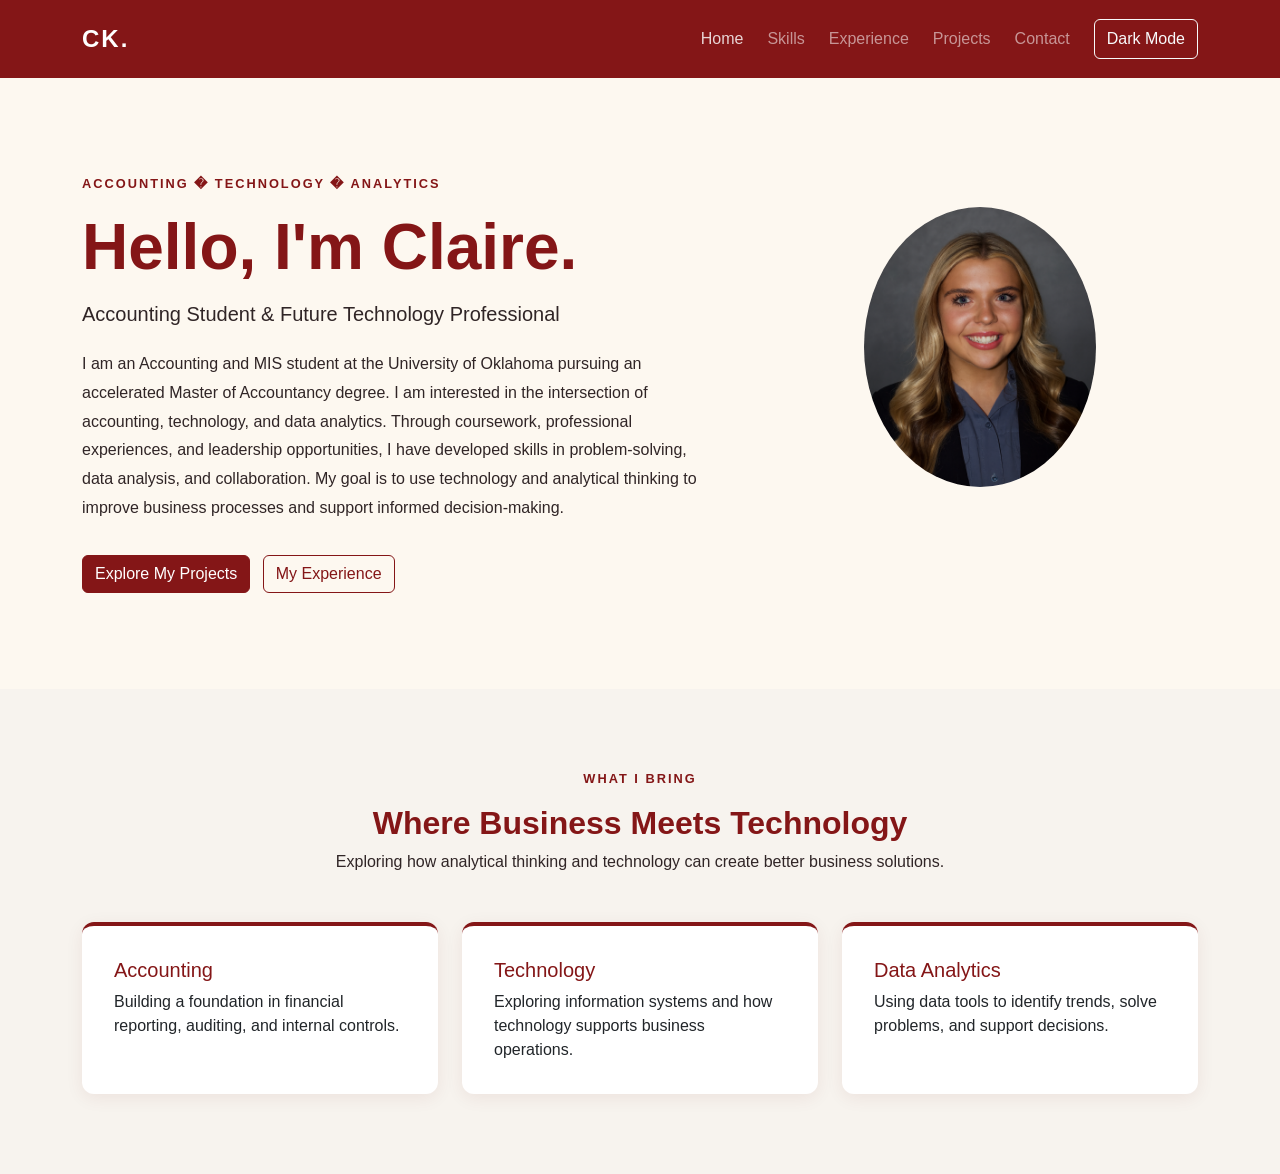
<file: index.html>
<!DOCTYPE html>
<html lang="en">
<head>
    <meta charset="UTF-8">
    <meta name="viewport" content="width=device-width, initial-scale=1.0">

    <title>Claire Kiesling | Portfolio</title>

    <!-- Bootstrap CSS -->
    <link href="https://cdn.jsdelivr.net/npm/bootstrap@5.3.3/dist/css/bootstrap.min.css"
          rel="stylesheet">

    <!-- My Custom CSS -->
    <link rel="stylesheet" href="css/style.css">
</head>

<body>


    <!-- Navigation Bar -->
    <nav class="navbar navbar-expand-lg navbar-dark">
        <div class="container">

            <a class="navbar-brand" href="index.html">CK.</a>

            <button class="navbar-toggler"
                    type="button"
                    data-bs-toggle="collapse"
                    data-bs-target="#mainNav"
                    aria-controls="mainNav"
                    aria-expanded="false"
                    aria-label="Toggle navigation">

                <span class="navbar-toggler-icon"></span>
            </button>

            <div class="collapse navbar-collapse" id="mainNav">
                <ul class="navbar-nav ms-auto">

                    <li class="nav-item">
                        <a class="nav-link active" aria-current="page"
                           href="index.html">Home</a>
                    </li>

                    <li class="nav-item">
                        <a class="nav-link" href="skills.html">Skills</a>
                    </li>

                    <li class="nav-item">
                        <a class="nav-link" href="experience.html">Experience</a>
                    </li>

                    <li class="nav-item">
                        <a class="nav-link" href="projects.html">Projects</a>
                    </li>

                    <li class="nav-item">
                        <a class="nav-link" href="contact.html">Contact</a>
                    </li>
                    <button id="theme-toggle" class="btn btn-outline-light ms-lg-3 mt-2 mt-lg-0"
                            type="button" aria-pressed="false">
                         Dark Mode
                    </button>
                </ul>
               
            </div>
        </div>
    </nav>

    <!-- Home / About Section -->
    <main>
        <section class="hero-section">
            <div class="container">
                <div class="row align-items-center g-5">

                    <!-- Introduction -->
                    <div class="col-md-7">
                        <p class="eyebrow">
                            ACCOUNTING � TECHNOLOGY � ANALYTICS
                        </p>

                        <h1>Hello, I'm Claire.</h1>

                        <h2 class="hero-subtitle">
                            Accounting Student & Future Technology Professional
                        </h2>

                        <p class="hero-description">
                            I am an Accounting and MIS student at the University of
                            Oklahoma pursuing an accelerated Master of
                            Accountancy degree. I am interested in the
                            intersection of accounting, technology, and data
                            analytics. Through coursework, professional
                            experiences, and leadership opportunities, I have
                            developed skills in problem-solving, data analysis,
                            and collaboration. My goal is to use technology
                            and analytical thinking to improve business
                            processes and support informed decision-making.
                        </p>

                        <a href="projects.html" class="btn btn-primary">
                            Explore My Projects
                        </a>

                        <a href="experience.html"
                           class="btn btn-outline-secondary ms-2">
                            My Experience
                        </a>
                    </div>

                    <!-- Profile Image Placeholder -->
                    <img src="images/profile.jpg.PNG"
                         alt="Claire Kiesling"
                         class="profile-photo">

                </div>
            </div>
        </section>

        <!-- Areas of Interest -->
        <section class="interests-section">
            <div class="container">

                <div class="text-center mb-5">
                    <p class="eyebrow">WHAT I BRING</p>
                    <h2>Where Business Meets Technology</h2>
                    <p>
                        Exploring how analytical thinking and technology
                        can create better business solutions.
                    </p>
                </div>

                <div class="row g-4">

                    <div class="col-md-4">
                        <div class="card interest-card h-100">
                            <div class="card-body">
                                <h3 class="card-title">Accounting</h3>
                                <p class="card-text">
                                    Building a foundation in financial reporting,
                                    auditing, and internal controls.
                                </p>
                            </div>
                        </div>
                    </div>

                    <div class="col-md-4">
                        <div class="card interest-card h-100">
                            <div class="card-body">
                                <h3 class="card-title">Technology</h3>
                                <p class="card-text">
                                    Exploring information systems and how
                                    technology supports business operations.
                                </p>
                            </div>
                        </div>
                    </div>

                    <div class="col-md-4">
                        <div class="card interest-card h-100">
                            <div class="card-body">
                                <h3 class="card-title">Data Analytics</h3>
                                <p class="card-text">
                                    Using data tools to identify trends,
                                    solve problems, and support decisions.
                                </p>
                            </div>
                        </div>
                    </div>

                </div>
            </div>
        </section>

    </main>

    <!-- Bootstrap JavaScript -->
    <script src="https://cdn.jsdelivr.net/npm/bootstrap@5.3.3/dist/js/bootstrap.bundle.min.js"></script>

    <!-- My JavaScript -->
    <script src="js/script.js"></script>

</body>
</html>
</file>
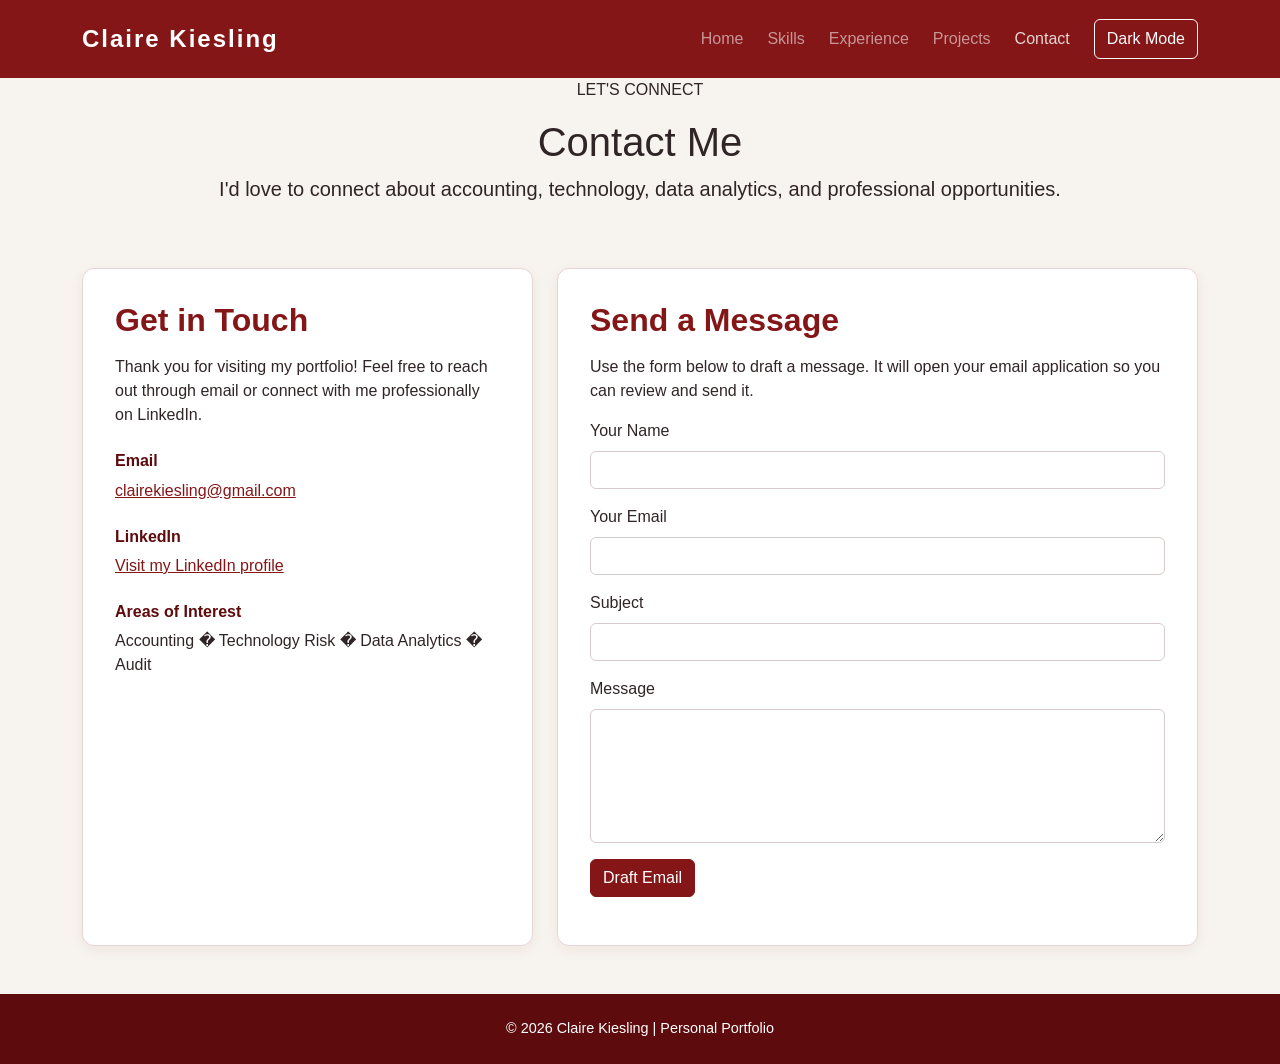
<file: contact.html>
<!DOCTYPE html>
<html lang="en">
<head>
    <meta charset="UTF-8">
    <meta name="viewport" content="width=device-width, initial-scale=1.0">
    <title>Contact | Claire Kiesling</title>

    <link href="https://cdn.jsdelivr.net/npm/bootstrap@5.3.3/dist/css/bootstrap.min.css" rel="stylesheet">
    <link rel="stylesheet" href="css/style.css">
</head>
<body>

    <!-- Navigation -->
    <nav class="navbar navbar-expand-lg navbar-dark">
        <div class="container">
            <a class="navbar-brand" href="index.html">Claire Kiesling</a>

            <button class="navbar-toggler" type="button"
                    data-bs-toggle="collapse" data-bs-target="#navbarNav"
                    aria-controls="navbarNav" aria-expanded="false"
                    aria-label="Toggle navigation">
                <span class="navbar-toggler-icon"></span>
            </button>

            <div class="collapse navbar-collapse" id="navbarNav">
                <ul class="navbar-nav ms-auto">
                    <li class="nav-item">
                        <a class="nav-link" href="index.html">Home</a>
                    </li>
                    <li class="nav-item">
                        <a class="nav-link" href="skills.html">Skills</a>
                    </li>
                    <li class="nav-item">
                        <a class="nav-link" href="experience.html">Experience</a>
                    </li>
                    <li class="nav-item">
                        <a class="nav-link" href="projects.html">Projects</a>
                    </li>
                    <li class="nav-item">
                        <a class="nav-link active" aria-current="page" href="contact.html">Contact</a>
                    </li>
                    <button id="theme-toggle" class="btn btn-outline-light ms-lg-3 mt-2 mt-lg-0"
                            type="button" aria-pressed="false">
                        Dark Mode
                    </button>
                </ul>
            </div>
        </div>
    </nav>

    <!-- Contact Header -->
    <header class="page-header text-center">
        <div class="container">
            <p class="section-label">LET'S CONNECT</p>
            <h1>Contact Me</h1>
            <p class="lead">
                I'd love to connect about accounting, technology, data analytics,
                and professional opportunities.
            </p>
        </div>
    </header>

    <!-- Contact Content -->
    <main class="container py-5">
        <div class="row g-4 justify-content-center">

            <div class="col-lg-5">
                <div class="contact-info-card h-100">
                    <h2>Get in Touch</h2>
                    <p>
                        Thank you for visiting my portfolio! Feel free to reach out
                        through email or connect with me professionally on LinkedIn.
                    </p>

                    <div class="contact-detail">
                        <h3>Email</h3>
                        <p>
                            <a href="mailto:clairekiesling@gmail.com">clairekiesling@gmail.com</a>
                        </p>
                    </div>

                    <div class="contact-detail">
                        <h3>LinkedIn</h3>
                        <p>
                            <a href="https://www.linkedin.com/in/clairekiesling" target="_blank"
                               rel="noopener noreferrer">
                                Visit my LinkedIn profile
                            </a>
                        </p>
                    </div>

                    <div class="contact-detail">
                        <h3>Areas of Interest</h3>
                        <p>Accounting � Technology Risk � Data Analytics � Audit</p>
                    </div>
                </div>
            </div>

            <div class="col-lg-7">
                <div class="contact-form-card">
                    <h2>Send a Message</h2>
                    <p>
                        Use the form below to draft a message. It will open your
                        email application so you can review and send it.
                    </p>

                    <form id="contact-form">
                        <div class="mb-3">
                            <label for="contact-name" class="form-label">Your Name</label>
                            <input type="text" class="form-control" id="contact-name"
                                   name="name" required>
                        </div>

                        <div class="mb-3">
                            <label for="contact-email" class="form-label">Your Email</label>
                            <input type="email" class="form-control" id="contact-email"
                                   name="email" required>
                        </div>

                        <div class="mb-3">
                            <label for="contact-subject" class="form-label">Subject</label>
                            <input type="text" class="form-control" id="contact-subject"
                                   name="subject" required>
                        </div>

                        <div class="mb-3">
                            <label for="contact-message" class="form-label">Message</label>
                            <textarea class="form-control" id="contact-message"
                                      name="message" rows="5" required></textarea>
                        </div>

                        <button type="submit" class="btn btn-primary">
                            Draft Email
                        </button>

                        <p id="contact-feedback" class="mt-3" aria-live="polite"></p>
                    </form>
                </div>
            </div>

        </div>
    </main>

    <!-- Footer -->
    <footer class="site-footer text-center py-4">
        <div class="container">
            <p class="mb-0">&copy; 2026 Claire Kiesling | Personal Portfolio</p>
        </div>
    </footer>

    <script src="https://cdn.jsdelivr.net/npm/bootstrap@5.3.3/dist/js/bootstrap.bundle.min.js"></script>
    <script src="js/script.js"></script>
</body>
</html>
</file>
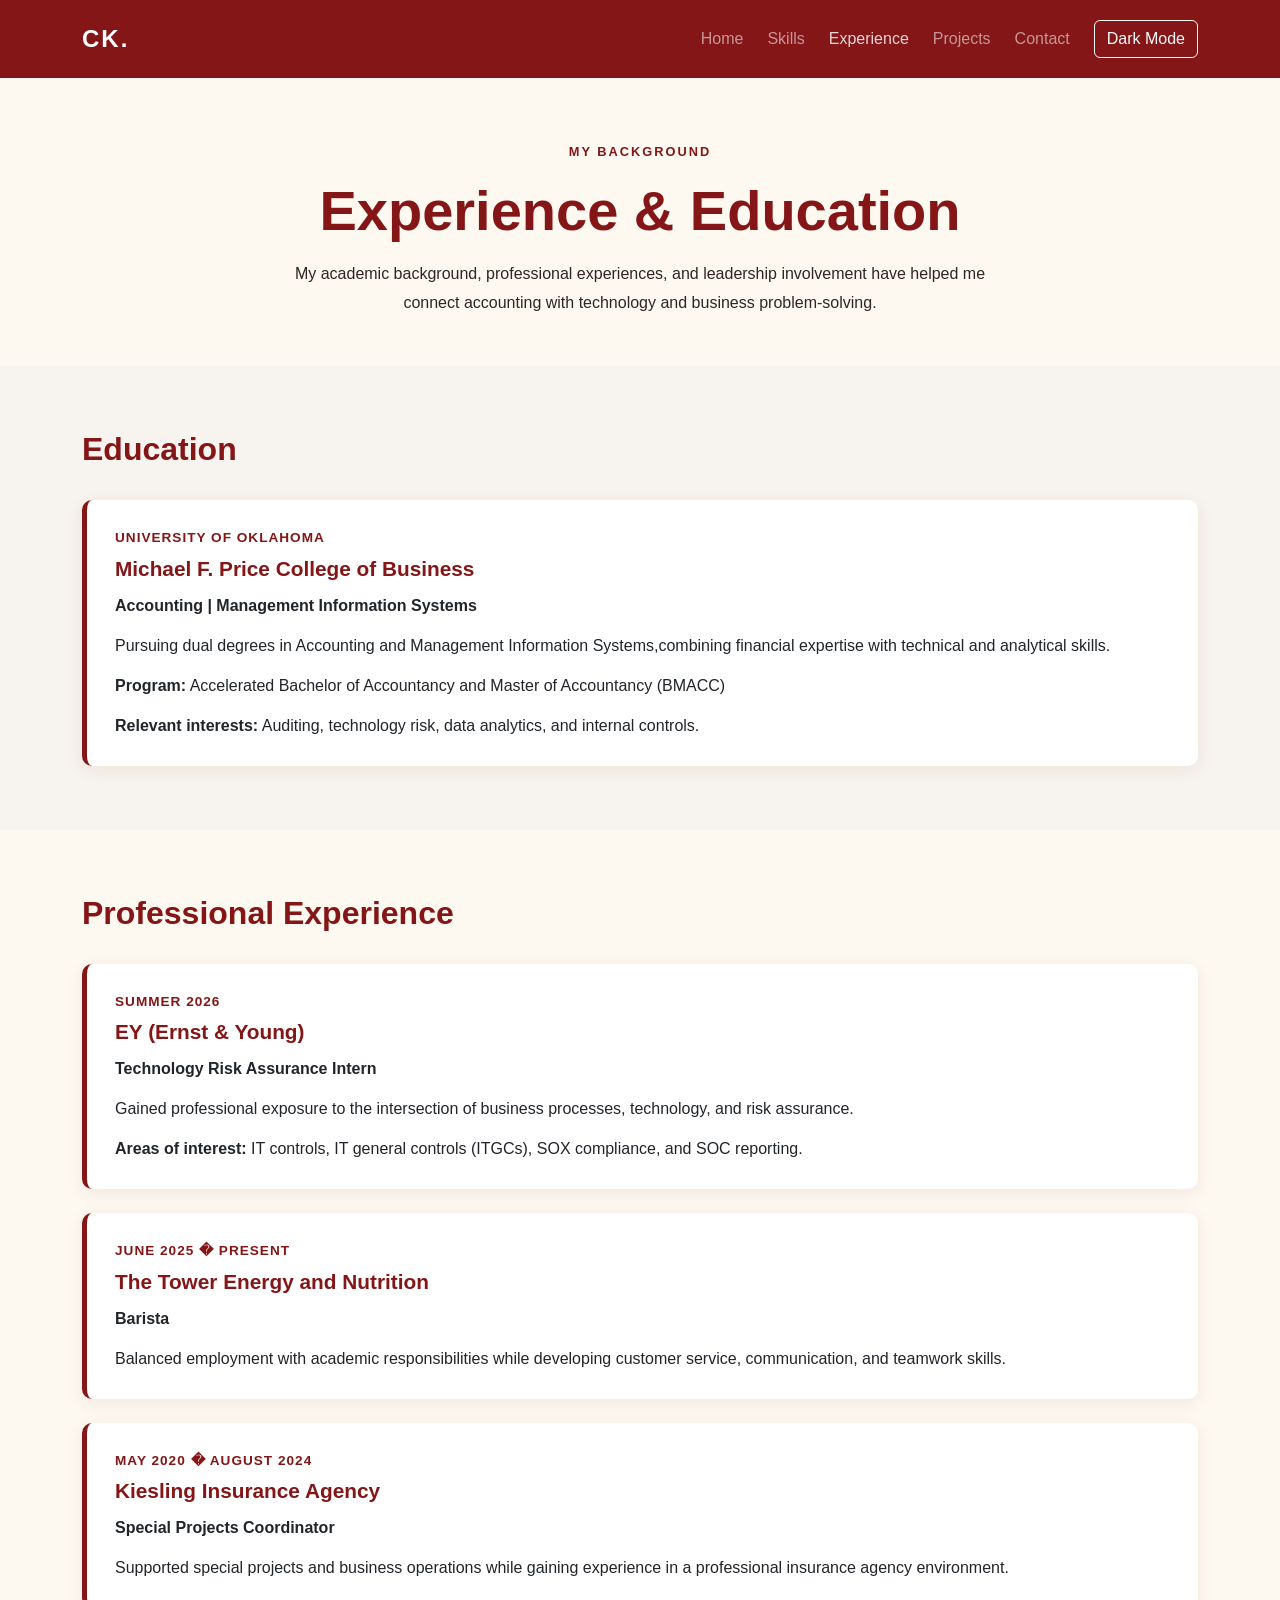
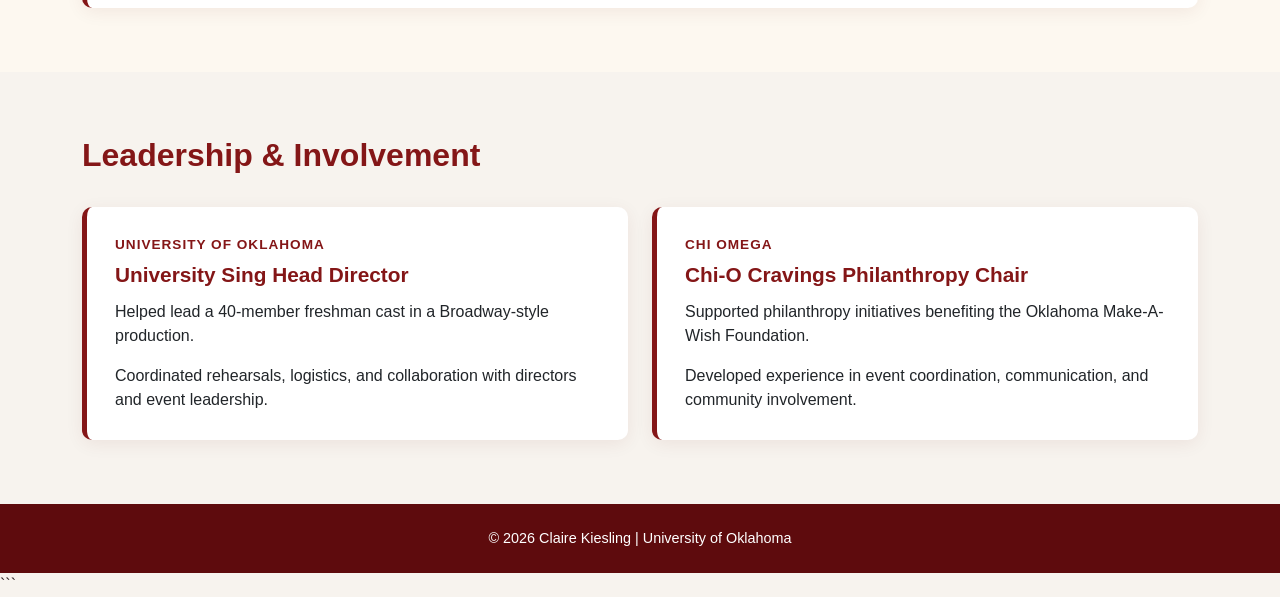
<file: experience.html>
<!DOCTYPE html>
<html lang="en">
<head>
    <meta charset="UTF-8">
    <meta name="viewport" content="width=device-width, initial-scale=1.0">
    <title>Experience & Education | Claire Kiesling</title>

    <!-- Bootstrap CSS -->
    <link href="https://cdn.jsdelivr.net/npm/bootstrap@5.3.3/dist/css/bootstrap.min.css" rel="stylesheet">

    <!-- Custom CSS -->
    <link rel="stylesheet" href="css/style.css">
</head>

<body>

    <!-- Navigation Bar -->
    <nav class="navbar navbar-expand-lg navbar-dark">
        <div class="container">
            <a class="navbar-brand" href="index.html">CK.</a>

            <button class="navbar-toggler" type="button"
                    data-bs-toggle="collapse" data-bs-target="#mainNav"
                    aria-controls="mainNav" aria-expanded="false"
                    aria-label="Toggle navigation">
                <span class="navbar-toggler-icon"></span>
            </button>

            <div class="collapse navbar-collapse" id="mainNav">
                <ul class="navbar-nav ms-auto">
                    <li class="nav-item">
                        <a class="nav-link" href="index.html">Home</a>
                    </li>
                    <li class="nav-item">
                        <a class="nav-link" href="skills.html">Skills</a>
                    </li>
                    <li class="nav-item">
                        <a class="nav-link active" href="experience.html">Experience</a>
                    </li>
                    <li class="nav-item">
                        <a class="nav-link" href="projects.html">Projects</a>
                    </li>
                    <li class="nav-item">
                        <a class="nav-link" href="contact.html">Contact</a>
                    </li>

                </ul>
                <button id="theme-toggle"
                        class="btn btn-outline-light ms-lg-3 mt-2 mt-lg-0"
                        type="button"
                        aria-pressed="false">
                     Dark Mode
                </button>
            </div>
        </div>
    </nav>

    <!-- Page Introduction -->
    <header class="experience-header">
        <div class="container">
            <p class="eyebrow">MY BACKGROUND</p>
            <h1>Experience & Education</h1>
            <p class="experience-intro">
                My academic background, professional experiences, and
                leadership involvement have helped me connect accounting
                with technology and business problem-solving.
            </p>
        </div>
    </header>

    <main>
        <!-- Education Section -->
        <section class="experience-section">
            <div class="container">
                <h2 class="section-title">Education</h2>

                <div class="experience-card card">
                    <div class="card-body">
                        <p class="experience-date">University of Oklahoma</p>
                        <h3>Michael F. Price College of Business</h3>
                        <p class="experience-role">
                            Accounting | Management Information Systems
                        </p>
                        <p>
                            Pursuing dual degrees in Accounting and Management Information Systems,combining financial expertise with technical and analytical skills.
                        </p>
                        <p>
                            <strong>Program:</strong> Accelerated Bachelor
                            of Accountancy and Master of Accountancy (BMACC)
                        </p>
                        <p class="mb-0">
                            <strong>Relevant interests:</strong> Auditing,
                            technology risk, data analytics, and internal controls.
                        </p>
                    </div>
                </div>
            </div>
        </section>

        <!-- Professional Experience -->
        <section class="experience-section experience-alt">
            <div class="container">
                <h2 class="section-title">Professional Experience</h2>

                <div class="experience-card card">
                    <div class="card-body">
                        <p class="experience-date">Summer 2026</p>
                        <h3>EY (Ernst & Young)</h3>
                        <p class="experience-role">
                            Technology Risk Assurance Intern
                        </p>
                        <p>
                            Gained professional exposure to the intersection
                            of business processes, technology, and risk
                            assurance.
                        </p>
                        <p class="mb-0">
                            <strong>Areas of interest:</strong> IT controls,
                            IT general controls (ITGCs), SOX compliance,
                            and SOC reporting.
                        </p>
                    </div>
                </div>

                <div class="experience-card card mt-4">
                    <div class="card-body">
                        <p class="experience-date">June 2025 � Present</p>
                        <h3>The Tower Energy and Nutrition</h3>
                        <p class="experience-role">Barista</p>
                        <p class="mb-0">
                            Balanced employment with academic responsibilities
                            while developing customer service, communication,
                            and teamwork skills.
                        </p>
                    </div>
                </div>

                <div class="experience-card card mt-4">
                    <div class="card-body">
                        <p class="experience-date">May 2020 � August 2024</p>
                        <h3>Kiesling Insurance Agency</h3>
                        <p class="experience-role">Special Projects Coordinator</p>
                        <p class="mb-0">
                            Supported special projects and business operations
                            while gaining experience in a professional
                            insurance agency environment.
                        </p>
                    </div>
                </div>
            </div>
        </section>

        <!-- Leadership Section -->
        <section class="experience-section">
            <div class="container">
                <h2 class="section-title">Leadership & Involvement</h2>

                <div class="row g-4">

                    <div class="col-md-6">
                        <div class="experience-card card h-100">
                            <div class="card-body">
                                <p class="experience-date">
                                    University of Oklahoma
                                </p>
                                <h3>University Sing Head Director</h3>
                                <p>
                                    Helped lead a 40-member freshman cast
                                    in a Broadway-style production.
                                </p>
                                <p class="mb-0">
                                    Coordinated rehearsals, logistics, and
                                    collaboration with directors and event
                                    leadership.
                                </p>
                            </div>
                        </div>
                    </div>

                    <div class="col-md-6">
                        <div class="experience-card card h-100">
                            <div class="card-body">
                                <p class="experience-date">
                                    Chi Omega
                                </p>
                                <h3>Chi-O Cravings Philanthropy Chair</h3>
                                <p>
                                    Supported philanthropy initiatives
                                    benefiting the Oklahoma Make-A-Wish
                                    Foundation.
                                </p>
                                <p class="mb-0">
                                    Developed experience in event coordination,
                                    communication, and community involvement.
                                </p>
                            </div>
                        </div>
                    </div>

                </div>
            </div>
        </section>
    </main>

    <!-- Footer -->
    <footer class="site-footer">
        <div class="container text-center">
            <p class="mb-0">
                &copy; 2026 Claire Kiesling | University of Oklahoma
            </p>
        </div>
    </footer>

    <!-- Bootstrap JavaScript -->
    <script src="https://cdn.jsdelivr.net/npm/bootstrap@5.3.3/dist/js/bootstrap.bundle.min.js"></script>

    <!-- Custom JavaScript -->
    <script src="js/script.js"></script>

</body>
</html>
```
</file>
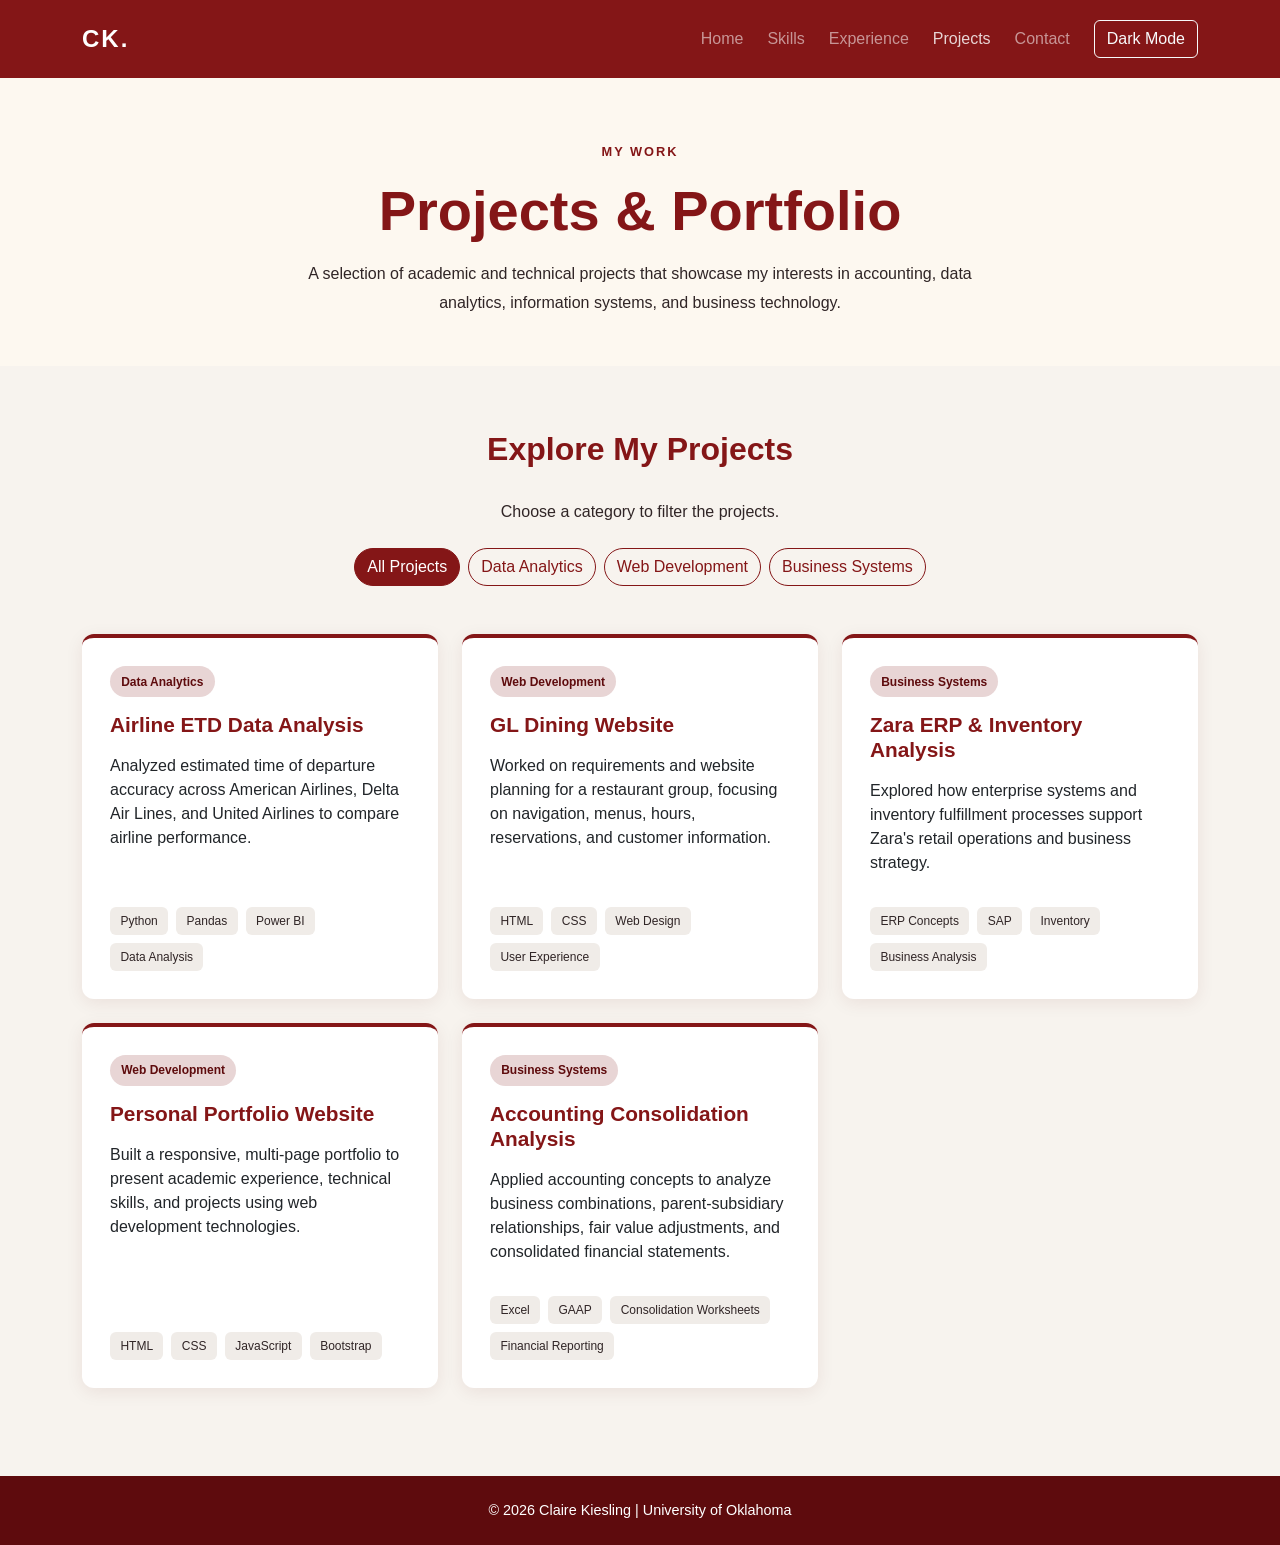
<file: projects.html>
<!DOCTYPE html>
<html lang="en">
<head>
    <meta charset="UTF-8">
    <meta name="viewport" content="width=device-width, initial-scale=1.0">
    <title>Projects | Claire Kiesling</title>

    <!-- Bootstrap CSS -->
    <link href="https://cdn.jsdelivr.net/npm/bootstrap@5.3.3/dist/css/bootstrap.min.css" rel="stylesheet">

    <!-- Custom CSS -->
    <link rel="stylesheet" href="css/style.css">
</head>

<body>

    <!-- Navigation Bar -->
    <nav class="navbar navbar-expand-lg navbar-dark">
        <div class="container">
            <a class="navbar-brand" href="index.html">CK.</a>

            <button class="navbar-toggler" type="button"
                    data-bs-toggle="collapse" data-bs-target="#mainNav"
                    aria-controls="mainNav" aria-expanded="false"
                    aria-label="Toggle navigation">
                <span class="navbar-toggler-icon"></span>
            </button>

            <div class="collapse navbar-collapse" id="mainNav">
                <ul class="navbar-nav ms-auto">
                    <li class="nav-item">
                        <a class="nav-link" href="index.html">Home</a>
                    </li>
                    <li class="nav-item">
                        <a class="nav-link" href="skills.html">Skills</a>
                    </li>
                    <li class="nav-item">
                        <a class="nav-link" href="experience.html">Experience</a>
                    </li>
                    <li class="nav-item">
                        <a class="nav-link active" href="projects.html">Projects</a>
                    </li>
                    <li class="nav-item">
                        <a class="nav-link" href="contact.html">Contact</a>
                    </li>

                </ul>
                <button id="theme-toggle" class="btn btn-outline-light ms-lg-3 mt-2 mt-lg-0"
                        type="button" aria-pressed="false">
                    Dark Mode
                </button>
            </div>
        </div>
    </nav>

    <!-- Page Header -->
    <header class="projects-header">
        <div class="container">
            <p class="eyebrow">MY WORK</p>
            <h1>Projects & Portfolio</h1>
            <p class="projects-intro">
                A selection of academic and technical projects that
                showcase my interests in accounting, data analytics,
                information systems, and business technology.
            </p>
        </div>
    </header>

    <!-- Project Gallery -->
    <main class="projects-section">
        <div class="container">

            <div class="text-center mb-4">
                <h2 class="section-title">Explore My Projects</h2>
                <p>Choose a category to filter the projects.</p>
            </div>

            <!-- Filter Buttons -->
            <div class="project-filters d-flex flex-wrap justify-content-center gap-2 mb-5">
                <button class="btn btn-primary filter-btn active"
                        data-filter="all">
                    All Projects
                </button>

                <button class="btn btn-outline-secondary filter-btn"
                        data-filter="data">
                    Data Analytics
                </button>

                <button class="btn btn-outline-secondary filter-btn"
                        data-filter="web">
                    Web Development
                </button>

                <button class="btn btn-outline-secondary filter-btn"
                        data-filter="business">
                    Business Systems
                </button>
            </div>

            <!-- JavaScript inserts project cards here -->
            <div id="project-container" class="row g-4">
                <p class="text-center">Loading projects...</p>
            </div>

            <p id="project-message" class="text-center mt-4"
               aria-live="polite"></p>

        </div>
    </main>

    <!-- Footer -->
    <footer class="site-footer">
        <div class="container text-center">
            <p class="mb-0">
                &copy; 2026 Claire Kiesling | University of Oklahoma
            </p>
        </div>
    </footer>

    <!-- Bootstrap JavaScript -->
    <script src="https://cdn.jsdelivr.net/npm/bootstrap@5.3.3/dist/js/bootstrap.bundle.min.js"></script>

    <!-- Custom JavaScript -->
    <script src="js/script.js"></script>

</body>
</html>
</file>
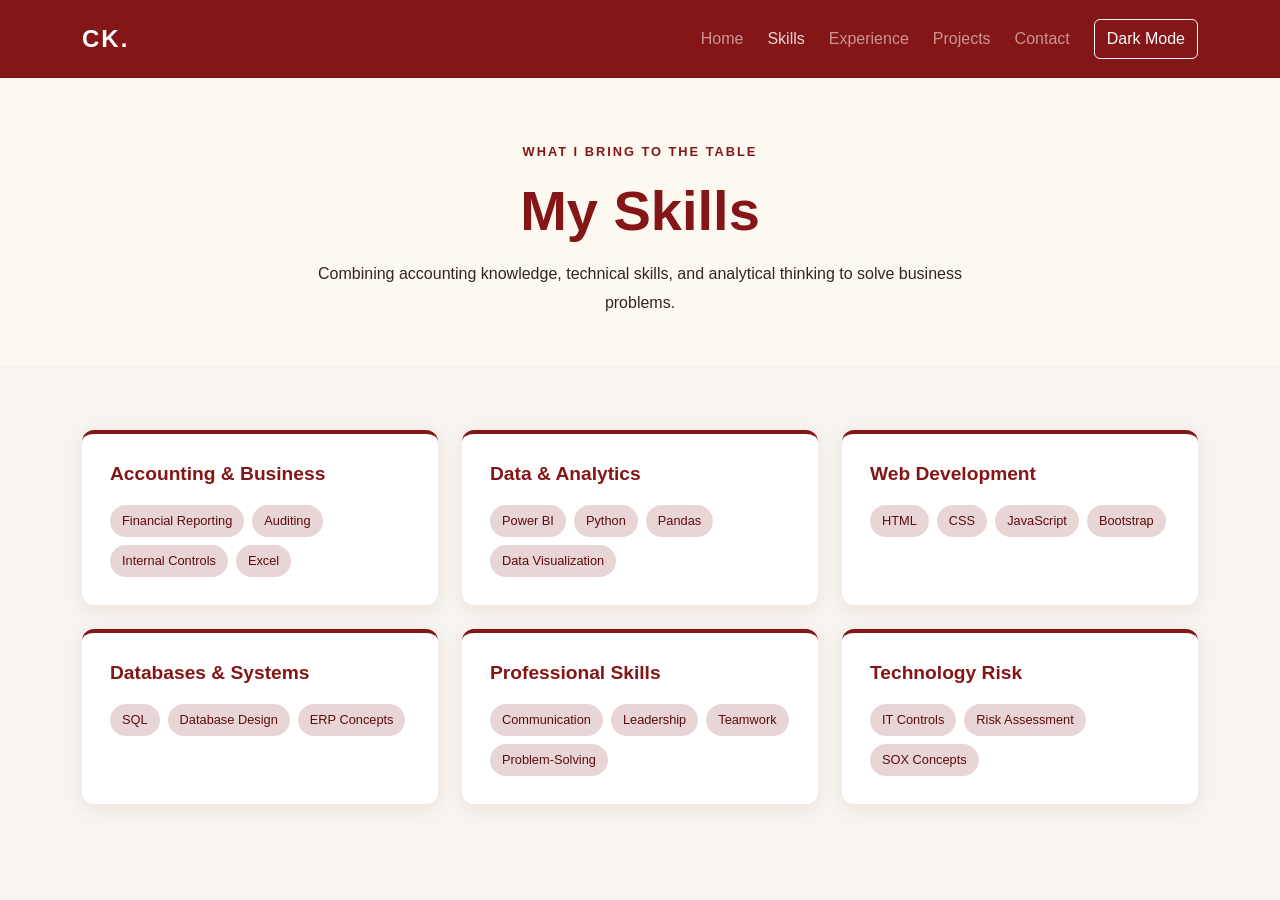
<file: skills.html>
<!DOCTYPE html>
<html lang="en">
<head>
    <meta charset="UTF-8">
    <meta name="viewport" content="width=device-width, initial-scale=1.0">

    <title>Skills | Claire Kiesling</title>

    <!-- Bootstrap CSS -->
    <link href="https://cdn.jsdelivr.net/npm/bootstrap@5.3.3/dist/css/bootstrap.min.css"
          rel="stylesheet">

    <!-- Custom CSS -->
    <link rel="stylesheet" href="css/style.css">
</head>

<body>

    <!-- Navigation Bar -->
    <nav class="navbar navbar-expand-lg navbar-dark">
        <div class="container">

            <a class="navbar-brand" href="index.html">CK.</a>

            <button class="navbar-toggler"
                    type="button"
                    data-bs-toggle="collapse"
                    data-bs-target="#mainNav"
                    aria-controls="mainNav"
                    aria-expanded="false"
                    aria-label="Toggle navigation">
                <span class="navbar-toggler-icon"></span>
            </button>

            <div class="collapse navbar-collapse" id="mainNav">
                <ul class="navbar-nav ms-auto">

                    <li class="nav-item">
                        <a class="nav-link" href="index.html">Home</a>
                    </li>

                    <li class="nav-item">
                        <a class="nav-link active" aria-current="page"
                           href="skills.html">Skills</a>
                    </li>

                    <li class="nav-item">
                        <a class="nav-link" href="experience.html">Experience</a>
                    </li>

                    <li class="nav-item">
                        <a class="nav-link" href="projects.html">Projects</a>
                    </li>

                    <li class="nav-item">
                        <a class="nav-link" href="contact.html">Contact</a>
                    </li>
                    <button id="theme-toggle" class="btn btn-outline-light ms-lg-3 mt-2 mt-lg-0"
                            type="button" aria-pressed="false">
                        Dark Mode
                    </button>
                </ul>
            </div>
        </div>
    </nav>

    <!-- Skills Page Header -->
    <main>
        <section class="skills-header">
            <div class="container">
                <p class="eyebrow">WHAT I BRING TO THE TABLE</p>
                <h1>My Skills</h1>
                <p class="skills-intro">
                    Combining accounting knowledge, technical skills,
                    and analytical thinking to solve business problems.
                </p>
            </div>
        </section>

        <!-- Skills Categories -->
        <section class="skills-section">
            <div class="container">
                <div class="row g-4">

                    <!-- Accounting -->
                    <div class="col-md-6 col-lg-4">
                        <div class="card skill-card h-100">
                            <div class="card-body">
                                <h2>Accounting & Business</h2>
                                <div class="skill-tags">
                                    <span class="badge">Financial Reporting</span>
                                    <span class="badge">Auditing</span>
                                    <span class="badge">Internal Controls</span>
                                    <span class="badge">Excel</span>
                                </div>
                            </div>
                        </div>
                    </div>

                    <!-- Data Analytics -->
                    <div class="col-md-6 col-lg-4">
                        <div class="card skill-card h-100">
                            <div class="card-body">
                                <h2>Data & Analytics</h2>
                                <div class="skill-tags">
                                    <span class="badge">Power BI</span>
                                    <span class="badge">Python</span>
                                    <span class="badge">Pandas</span>
                                    <span class="badge">Data Visualization</span>
                                </div>
                            </div>
                        </div>
                    </div>

                    <!-- Web Development -->
                    <div class="col-md-6 col-lg-4">
                        <div class="card skill-card h-100">
                            <div class="card-body">
                                <h2>Web Development</h2>
                                <div class="skill-tags">
                                    <span class="badge">HTML</span>
                                    <span class="badge">CSS</span>
                                    <span class="badge">JavaScript</span>
                                    <span class="badge">Bootstrap</span>
                                </div>
                            </div>
                        </div>
                    </div>

                    <!-- Databases -->
                    <div class="col-md-6 col-lg-4">
                        <div class="card skill-card h-100">
                            <div class="card-body">
                                <h2>Databases & Systems</h2>
                                <div class="skill-tags">
                                    <span class="badge">SQL</span>
                                    <span class="badge">Database Design</span>
                                    <span class="badge">ERP Concepts</span>
                                </div>
                            </div>
                        </div>
                    </div>

                    <!-- Professional Skills -->
                    <div class="col-md-6 col-lg-4">
                        <div class="card skill-card h-100">
                            <div class="card-body">
                                <h2>Professional Skills</h2>
                                <div class="skill-tags">
                                    <span class="badge">Communication</span>
                                    <span class="badge">Leadership</span>
                                    <span class="badge">Teamwork</span>
                                    <span class="badge">Problem-Solving</span>
                                </div>
                            </div>
                        </div>
                    </div>

                    <!-- Technology Risk -->
                    <div class="col-md-6 col-lg-4">
                        <div class="card skill-card h-100">
                            <div class="card-body">
                                <h2>Technology Risk</h2>
                                <div class="skill-tags">
                                    <span class="badge">IT Controls</span>
                                    <span class="badge">Risk Assessment</span>
                                    <span class="badge">SOX Concepts</span>
                                </div>
                            </div>
                        </div>
                    </div>

                </div>
            </div>
        </section>
    </main>

    <!-- Bootstrap JavaScript -->
    <script src="https://cdn.jsdelivr.net/npm/bootstrap@5.3.3/dist/js/bootstrap.bundle.min.js"></script>

    <!-- Custom JavaScript -->
    <script src="js/script.js"></script>

</body>
</html>
</file>
<file: css/style.css>
:root {
    --crimson: #841617;
    --crimson-dark: #5E0B0D;
    --cream: #FDF8F0;
    --light: #F7F3EE;
    --accent: #E8D5D5;
    --text: #302526;
}

/* Overall Website */
body {
    font-family: Arial, sans-serif;
    background-color: var(--light);
    color: var(--text);
    margin: 0;
}

/* Navigation */
.navbar {
    background-color: var(--crimson);
    padding: 1rem 0;
}

.navbar-brand {
    font-size: 1.5rem;
    font-weight: bold;
    letter-spacing: 2px;
}

.nav-link {
    margin-left: 0.5rem;
    transition: color 0.2s ease;
}

    .nav-link:hover,
    .nav-link.active {
        color: var(--accent) !important;
    }

/* Main Introduction */
.hero-section {
    padding: 6rem 0;
    background-color: var(--cream);
}

.eyebrow {
    color: var(--crimson);
    font-size: 0.8rem;
    font-weight: bold;
    letter-spacing: 2px;
}

.hero-section h1 {
    font-size: clamp(2.5rem, 5vw, 4rem);
    font-weight: bold;
    color: var(--crimson);
    margin-bottom: 1rem;
}

.hero-subtitle {
    font-size: 1.25rem;
    margin-bottom: 1.5rem;
    color: var(--text);
}

.hero-description {
    line-height: 1.8;
    margin-bottom: 2rem;
}

/* Profile Placeholder */
.profile-placeholder {
    width: 250px;
    height: 250px;
    border-radius: 50%;
    background-color: var(--accent);
    color: var(--crimson);
    display: flex;
    align-items: center;
    justify-content: center;
    font-size: 4rem;
    font-weight: bold;
    margin: auto;
    border: 8px solid white;
    box-shadow: 0 8px 25px rgba(94, 11, 13, 0.12);
}

/* Interests Section */
.interests-section {
    padding: 5rem 0;
    background-color: var(--light);
}

    .interests-section h2 {
        color: var(--crimson);
        font-weight: bold;
    }

.interest-card {
    border: none;
    border-top: 4px solid var(--crimson);
    border-radius: 12px;
    box-shadow: 0 4px 18px rgba(94, 11, 13, 0.07);
    transition: transform 0.2s ease, box-shadow 0.2s ease;
}

    .interest-card:hover {
        transform: translateY(-5px);
        box-shadow: 0 8px 24px rgba(94, 11, 13, 0.13);
    }

    .interest-card .card-body {
        padding: 2rem;
    }

    .interest-card h3 {
        color: var(--crimson);
        font-size: 1.25rem;
    }

/* Buttons */
.btn-primary {
    background-color: var(--crimson);
    border-color: var(--crimson);
    color: white;
}

    .btn-primary:hover {
        background-color: var(--crimson-dark);
        border-color: var(--crimson-dark);
        color: white;
    }

.btn-outline-secondary {
    color: var(--crimson);
    border-color: var(--crimson);
}

    .btn-outline-secondary:hover {
        background-color: var(--crimson);
        border-color: var(--crimson);
        color: white;
    }

/* Smaller Screens */
@media (max-width: 767px) {
    .hero-section {
        padding: 3rem 0;
    }

    .profile-placeholder {
        width: 180px;
        height: 180px;
        font-size: 3rem;
    }
}


/* Skills Page */
.skills-header {
    background-color: var(--cream);
    padding: 4rem 0 3rem;
    text-align: center;
}

    .skills-header h1 {
        color: var(--crimson);
        font-size: clamp(2.5rem, 5vw, 3.5rem);
        font-weight: bold;
        margin-bottom: 1rem;
    }

.skills-intro {
    max-width: 650px;
    margin: 0 auto;
    line-height: 1.8;
}

.skills-section {
    padding: 4rem 0;
}

.skill-card {
    border: none;
    border-top: 4px solid var(--crimson);
    border-radius: 12px;
    box-shadow: 0 4px 18px rgba(94, 11, 13, 0.07);
    transition: transform 0.2s ease;
}

    .skill-card:hover {
        transform: translateY(-5px);
    }

    .skill-card .card-body {
        padding: 1.75rem;
    }

    .skill-card h2 {
        font-size: 1.2rem;
        font-weight: bold;
        color: var(--crimson);
        margin-bottom: 1.25rem;
    }

.skill-tags {
    display: flex;
    flex-wrap: wrap;
    gap: 0.5rem;
}

    .skill-tags .badge {
        background-color: var(--accent);
        color: var(--crimson-dark);
        font-size: 0.8rem;
        font-weight: 500;
        padding: 0.6rem 0.75rem;
        border-radius: 20px;
    }


/* Experience Page */
.experience-header {
    background-color: var(--cream);
    padding: 4rem 0 3rem;
    text-align: center;
}

.experience-header h1 {
    color: var(--crimson);
    font-size: clamp(2.5rem, 5vw, 3.5rem);
    font-weight: bold;
    margin-bottom: 1rem;
}

.experience-intro {
    max-width: 700px;
    margin: 0 auto;
    line-height: 1.8;
}

.experience-section {
    padding: 4rem 0;
}

.experience-alt {
    background-color: var(--cream);
}

.section-title {
    color: var(--crimson);
    font-size: 2rem;
    font-weight: bold;
    margin-bottom: 2rem;
}

.experience-card {
    border: none;
    border-left: 5px solid var(--crimson);
    border-radius: 10px;
    box-shadow: 0 4px 18px rgba(94, 11, 13, 0.07);
}

    .experience-card .card-body {
        padding: 1.75rem;
    }

    .experience-card h3 {
        color: var(--crimson);
        font-size: 1.3rem;
        font-weight: bold;
        margin-bottom: 0.75rem;
    }

.experience-date {
    color: var(--crimson);
    font-size: 0.85rem;
    font-weight: bold;
    text-transform: uppercase;
    letter-spacing: 1px;
    margin-bottom: 0.5rem;
}

.experience-role {
    font-weight: bold;
    margin-bottom: 1rem;
}

.site-footer {
    background-color: var(--crimson-dark);
    color: white;
    padding: 1.5rem 0;
    font-size: 0.9rem;
}

/* Experience Page Mobile Layout */
@media (max-width: 767px) {
    .experience-header {
        padding: 3rem 0;
    }

    .experience-section {
        padding: 3rem 0;
    }

    .section-title {
        font-size: 1.7rem;
    }
}


/* Projects Page */
.projects-header {
    background-color: var(--cream);
    padding: 4rem 0 3rem;
    text-align: center;
}

.projects-header h1 {
    color: var(--crimson);
    font-size: clamp(2.5rem, 5vw, 3.5rem);
    font-weight: bold;
    margin-bottom: 1rem;
}

.projects-intro {
    max-width: 700px;
    margin: 0 auto;
    line-height: 1.8;
}

.projects-section {
    padding: 4rem 0;
    min-height: 60vh;
}

.project-card {
    border: none;
    border-top: 4px solid var(--crimson);
    border-radius: 12px;
    box-shadow: 0 4px 18px rgba(94, 11, 13, 0.08);
    height: 100%;
    transition: transform 0.2s ease, box-shadow 0.2s ease;
}

    .project-card:hover {
        transform: translateY(-5px);
        box-shadow: 0 8px 24px rgba(94, 11, 13, 0.14);
    }

    .project-card .card-body {
        padding: 1.75rem;
        display: flex;
        flex-direction: column;
    }

    .project-card h3 {
        color: var(--crimson);
        font-size: 1.3rem;
        font-weight: bold;
        margin-bottom: 1rem;
    }

.project-category {
    display: inline-block;
    align-self: flex-start;
    background-color: var(--accent);
    color: var(--crimson-dark);
    border-radius: 20px;
    padding: 0.4rem 0.7rem;
    font-size: 0.75rem;
    font-weight: bold;
    margin-bottom: 1rem;
}

.project-tools {
    display: flex;
    flex-wrap: wrap;
    gap: 0.5rem;
    margin-top: auto;
    padding-top: 1rem;
}

    .project-tools .badge {
        background-color: #f0ece8;
        color: var(--text);
        font-weight: 500;
        padding: 0.5rem 0.65rem;
    }

.filter-btn {
    border-radius: 25px;
}

    .filter-btn.active {
        background-color: var(--crimson);
        border-color: var(--crimson);
        color: white;
    }

@media (max-width: 767px) {
    .projects-header {
        padding: 3rem 0;
    }

    .projects-section {
        padding: 3rem 0;
    }
}
/* Contact Page */
.contact-info-card,
.contact-form-card {
    background-color: #FFFFFF;
    border: 1px solid #E8D5D5;
    border-radius: 12px;
    padding: 2rem;
    height: 100%;
    box-shadow: 0 4px 14px rgba(94, 11, 13, 0.06);
}

    .contact-info-card h2,
    .contact-form-card h2 {
        color: var(--crimson);
        margin-bottom: 1rem;
        font-weight: 700;
    }

.contact-detail {
    margin-top: 1.5rem;
}

    .contact-detail h3 {
        font-size: 1rem;
        font-weight: 700;
        color: var(--crimson-dark);
    }

    .contact-detail a {
        color: var(--crimson);
        overflow-wrap: anywhere;
    }

.contact-form-card .form-control {
    border-color: #D8CACA;
}

    .contact-form-card .form-control:focus {
        border-color: var(--crimson);
        box-shadow: 0 0 0 0.2rem rgba(132, 22, 23, 0.15);
    }

.contact-form-card .btn-primary {
    background-color: var(--crimson);
    border-color: var(--crimson);
}

    .contact-form-card .btn-primary:hover {
        background-color: var(--crimson-dark);
        border-color: var(--crimson-dark);
    }
.profile-photo {
    width: 280px;
    height: 280px;
    object-fit: cover;
    border-radius: 50%;
    display: block;
    margin: 0 auto 1.5rem;
}
/* Dark mode toggle */
body {
    transition: background-color 0.25s ease, color 0.25s ease;
}

    body.dark-mode {
        background-color: #1E1E24;
        color: #F5F1EB;
    }

        body.dark-mode .page-header,
        body.dark-mode .contact-info-card,
        body.dark-mode .contact-form-card,
        body.dark-mode .card,
        body.dark-mode .experience-card,
        body.dark-mode .skill-card {
            background-color: #2B2B35;
            color: #F5F1EB;
            border-color: #494957;
        }

        body.dark-mode h1,
        body.dark-mode h2,
        body.dark-mode h3,
        body.dark-mode p,
        body.dark-mode label {
            color: #F5F1EB;
        }

        body.dark-mode a:not(.navbar-brand):not(.nav-link) {
            color: #F0B8B8;
        }

        body.dark-mode .form-control {
            background-color: #353541;
            color: #F5F1EB;
            border-color: #626273;
        }

            body.dark-mode .form-control::placeholder {
                color: #C6C3CE;
            }

        body.dark-mode .site-footer {
            background-color: #17171C;
            color: #F5F1EB;
        }
    /* Dark mode fixes */
    body.dark-mode {
        background-color: #1E1E24;
        color: #F5F1EB;
    }

        body.dark-mode .hero-section,
        body.dark-mode main,
        body.dark-mode section {
            background-color: #1E1E24;
            color: #F5F1EB;
        }

        body.dark-mode h1,
        body.dark-mode h2,
        body.dark-mode h3,
        body.dark-mode h4,
        body.dark-mode p,
        body.dark-mode .lead,
        body.dark-mode .hero-tagline,
        body.dark-mode label {
            color: #F5F1EB;
        }

        body.dark-mode .page-header,
        body.dark-mode .card,
        body.dark-mode .contact-info-card,
        body.dark-mode .contact-form-card,
        body.dark-mode .experience-card,
        body.dark-mode .skill-card {
            background-color: #2B2B35;
            color: #F5F1EB;
            border-color: #494957;
        }

        body.dark-mode .btn-outline-danger,
        body.dark-mode .btn-outline-primary {
            color: #F5B7B7;
            border-color: #F5B7B7;
        }

        body.dark-mode .site-footer {
            background-color: #17171C;
            color: #F5F1EB;
        }
        /* Dark mode: Experience and Projects headers */
        body.dark-mode .experience-header,
        body.dark-mode .projects-header {
            background-color: #2B2B35;
            color: #F5F1EB;
        }

            body.dark-mode .experience-header h1,
            body.dark-mode .experience-header .eyebrow,
            body.dark-mode .experience-header .experience-intro,
            body.dark-mode .projects-header h1,
            body.dark-mode .projects-header .eyebrow,
            body.dark-mode .projects-header .projects-intro {
                color: #F5F1EB;
            }
</file>
